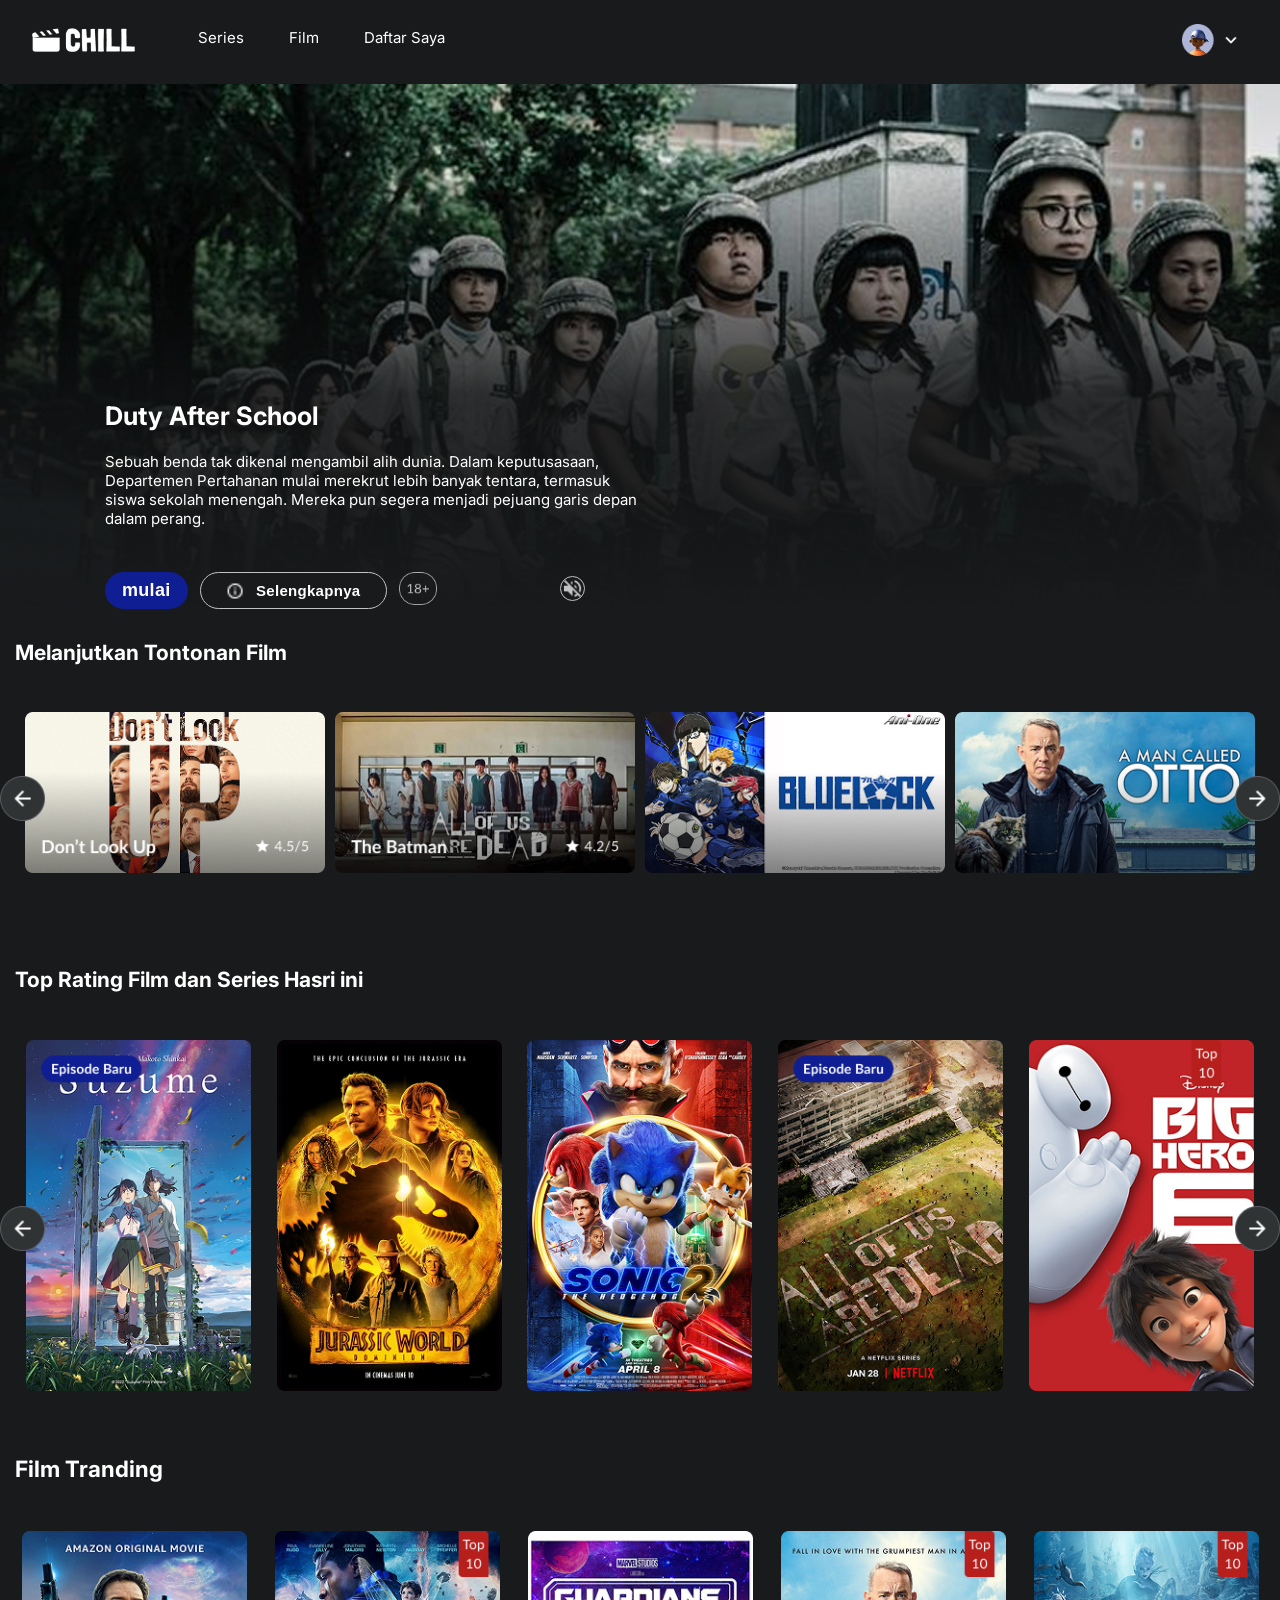
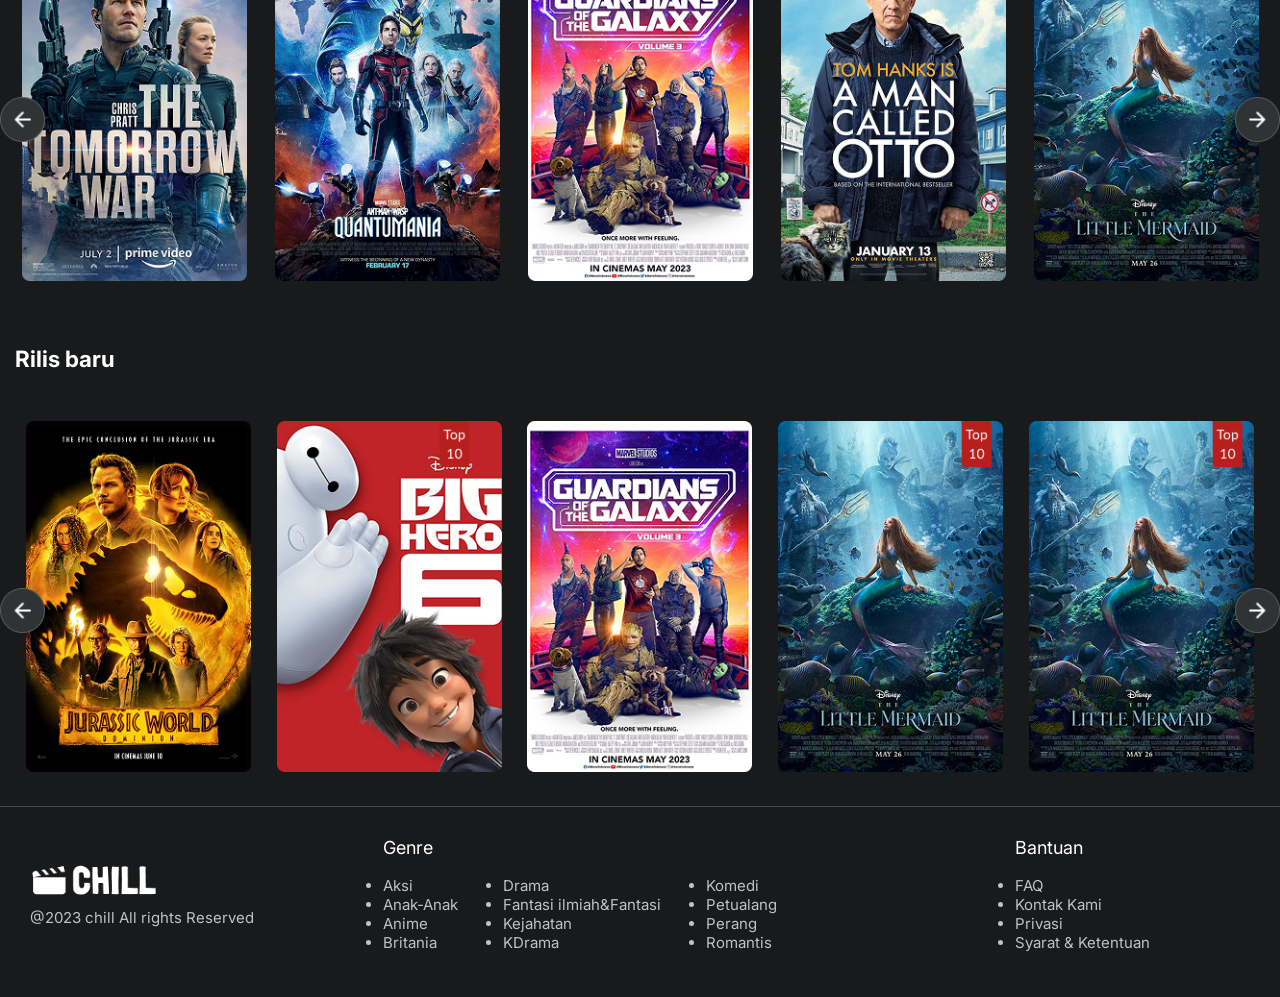
<file: beranda-chill/index.html>
<!doctype html>
<html lang="en">
  <head>
    <meta charset="UTF-8" />
    <meta name="viewport" content="width=device-width, initial-scale=1.0" />
    <title>Chill app</title>

    <link rel="preconnect" href="https://fonts.googleapis.com" />
    <link rel="preconnect" href="https://fonts.gstatic.com" crossorigin />
    <link
      href="https://fonts.googleapis.com/css2?family=Inter:ital,opsz,wght@0,14..32,100..900;1,14..32,100..900&family=Lato:ital,wght@0,100;0,300;0,400;0,700;0,900;1,100;1,300;1,400;1,700;1,900&display=swap"
      rel="stylesheet"
    />
    <link rel="shortcut icon" href="/icon.png" type="image/x-icon">
<!-- link css style -->
    <link rel="stylesheet" href="style.css" />
    <!-- link css card -->
    <link rel="stylesheet" href="/beranda-chill/card_film.css" />
    <!-- link responsiv css -->
    <link rel="stylesheet" href="/beranda-chill/responsiv.css" />

  
  </head>

  <body>
    <header class="">
      <nav>
        <!-- logo -->
        <div class="box-logo">
          <img
            class="logo-chill"
            src="/beranda-chill/img-beranda/Logo.png"
            alt="logo Chill"
            srcset=""
          />
        </div>

        <!-- list nav -->
        <div class="box-list">
          <ul class="list">
            <li>Series</li>
            <li>Film</li>
            <li>Daftar Saya</li>
          </ul>
        </div>
      </nav>

      <!-- profil -->
      <div class="box-profil">
        <img src="../beranda-chill/img-beranda/Avatar (1).png" alt="" />
      </div>
    </header>

    <!-- main -->
    <main>
      <!-- section hero -->
      <section class="container-hero">
        <div class="hero-film">
          <img src="../beranda-chill/img-beranda/section_hero.png" alt="" />
        </div>

        <div class="hero-description">
          <div class="hero-title">
            <h1>Duty After School</h1>
          </div>

          <div class="hero-paraf">
            <p>
              Sebuah benda tak dikenal mengambil alih dunia. Dalam keputusasaan,
              Departemen Pertahanan mulai merekrut lebih banyak tentara,
              termasuk siswa sekolah menengah. Mereka pun segera menjadi pejuang
              garis depan dalam perang.
            </p>
          </div>

          <div class="hero-button">
            <div class="box-button">
              <div>
                <button id="button-mulai">mulai</button>
              </div>

              <div>
                <button id="button-selengkapnya">
                  <img
                    src="../beranda-chill/img-beranda/information-outline.png"
                    alt=""
                  />
                  <span>Selengkapnya</span>
                </button>
              </div>

              <div>
                <img
                  class="image-category-age"
                  src="..//beranda-chill/img-beranda/category_age.png"
                  alt="category-age"
                />
              </div>
            </div>

            <div class="volume-setting">
              <img
                src="../beranda-chill/img-beranda/volume-off.png"
                alt=""
              />
            </div>
          </div>
        </div>

        <div></div>
      </section>

      <div class="container-card">
        <!-- section melanjutkan tontonan -->
        <section class="melanjutkan-tonton-film">
          <h2>Melanjutkan Tontonan Film</h2>

          <div class="card-film-tontonan">
            <div>
              <img src="./img-beranda/film1_melanjutkan_tontonan (3).png" alt="" />
            </div>
            <div>
              <img src="./img-beranda/film2_melanjutkan_tontonan (2).png" alt="" />
            </div>
            <div>
              <img src="./img-beranda/film3_melanjutkan_tontonan.png" alt="" />
            </div>
            <div>
              <img src="./img-beranda/film4_melanjutkan_tontonan.png" alt="" />
            </div>

            <div class="anak_panah">
              <div class="anak_panah_kiri">
                <img src="./img-beranda/anak_panah_kiri.png" alt="" />
              </div>
              <div class="anak_panah_kanan">
                <img src="./img-beranda/anak_panah_kanan.png" alt="" />
              </div>
            </div>
          </div>
        </section>

        <!-- top rating film -->
        <section class="top-rating-film">
          <h2>Top Rating Film dan Series Hasri ini</h2>

          <div class="card-film-top">
            <div><img src="img-beranda/film1_top.png" alt="" /></div>
            <div><img src="./img-beranda/film2_top.png" alt="" /></div>
            <div><img src="./img-beranda/film3_top.png" alt="" /></div>
            <div><img src="img-beranda/film4_top.png" alt="" /></div>
            <div><img src="./img-beranda/film5_top.png" alt="" /></div>

            <div class="anak_panah_groub">
              <div class="anak_panah_kiri">
                <img src="./img-beranda/anak_panah_kiri.png" alt="" />
              </div>
              <div class="anak_panah_kanan">
                <img src="./img-beranda/anak_panah_kanan.png" alt="" />
              </div>
            </div>
          </div>
        </section>

        <!-- section film tranding -->
        <section class="film-tranding">
          <h2>Film Tranding</h2>

          <div class="card-film-tranding">
            <div><img src="./img-beranda/img_card/film1_tranding.png" alt="" /></div>
            <div><img src="./img-beranda/img_card/film2.tranding.png" alt="" /></div>
            <div><img src="./img-beranda/img_card/film3_tranding.png" alt="" /></div>
            <div><img src="./img-beranda/img_card/film4_tranding.png" alt="" /></div>
            <div><img src="./img-beranda/img_card/film5_tranding.png" alt="" /></div>

            <div class="anak_panah_groub">
              <div class="anak_panah_kiri">
                <img src="./img-beranda/anak_panah_kiri.png" alt="" />
              </div>
              <div class="anak_panah_kanan">
                <img src="./img-beranda/anak_panah_kanan.png" alt="" />
              </div>
            </div>
          </div>
        </section>

        <!-- section film rilis -->
        <section class="film-rilis">
          <h2>Rilis baru</h2>

          <div class="card-film-rilis">
            <div><img src="./img-beranda/film2_top.png" alt="" /></div>
            <div><img src="./img-beranda/film5_top.png" alt="" /></div>
            <div><img src="./img-beranda/img_card/film3_tranding.png" alt="" /></div>
            <div><img src="./img-beranda/img_card/film5_tranding.png" alt="" /></div>
            <div><img src="./img-beranda/img_card/film5_tranding.png" alt="" /></div>

            <div class="anak_panah_groub">
              <div class="anak_panah_kiri">
                <img src="./img-beranda/anak_panah_kiri.png" alt="" />
              </div>
              <div class="anak_panah_kanan">
                <img src="./img-beranda/anak_panah_kanan.png" alt="" />
              </div>
            </div>
          </div>
        </section>
      </div>
    </main>

    <!-- footer -->
    <footer>
      <!-- hak cipta -->
      <div class="hak-cipta">
        <img src="./img-beranda/Logo.png" alt="" />
        <p>@2023 chill All rights Reserved</p>
      </div>

      <!-- genre -->
      <div class="genre">
        <p>Genre</p>
        <img src="./img-beranda/option-panah.png" alt="" />

        <div class="genre-list">
          <div>
            <ul>
              <li>Aksi</li>
              <li>Anak-Anak</li>
              <li>Anime</li>
              <li>Britania</li>
            </ul>
          </div>

          <div>
            <ul>
              <li>Drama</li>
              <li>Fantasi ilmiah&Fantasi</li>
              <li>Kejahatan</li>
              <li>KDrama</li>
            </ul>
          </div>

          <div>
            <ul>
              <li>Komedi</li>
              <li>Petualang</li>
              <li>Perang</li>
              <li>Romantis</li>
            </ul>
          </div>
        </div>
      </div>

      <!-- bantuan -->
      <div class="bantuan">
        <p>Bantuan</p>
        <img src="./img-beranda/option-panah.png" alt="" />

        <div class="bantuan-list">
          <ul>
            <li>FAQ</li>
            <li>Kontak Kami</li>
            <li>Privasi</li>
            <li>Syarat & Ketentuan</li>
          </ul>
        </div>
      </div>
    </footer>
  </body>
</html>
</file>
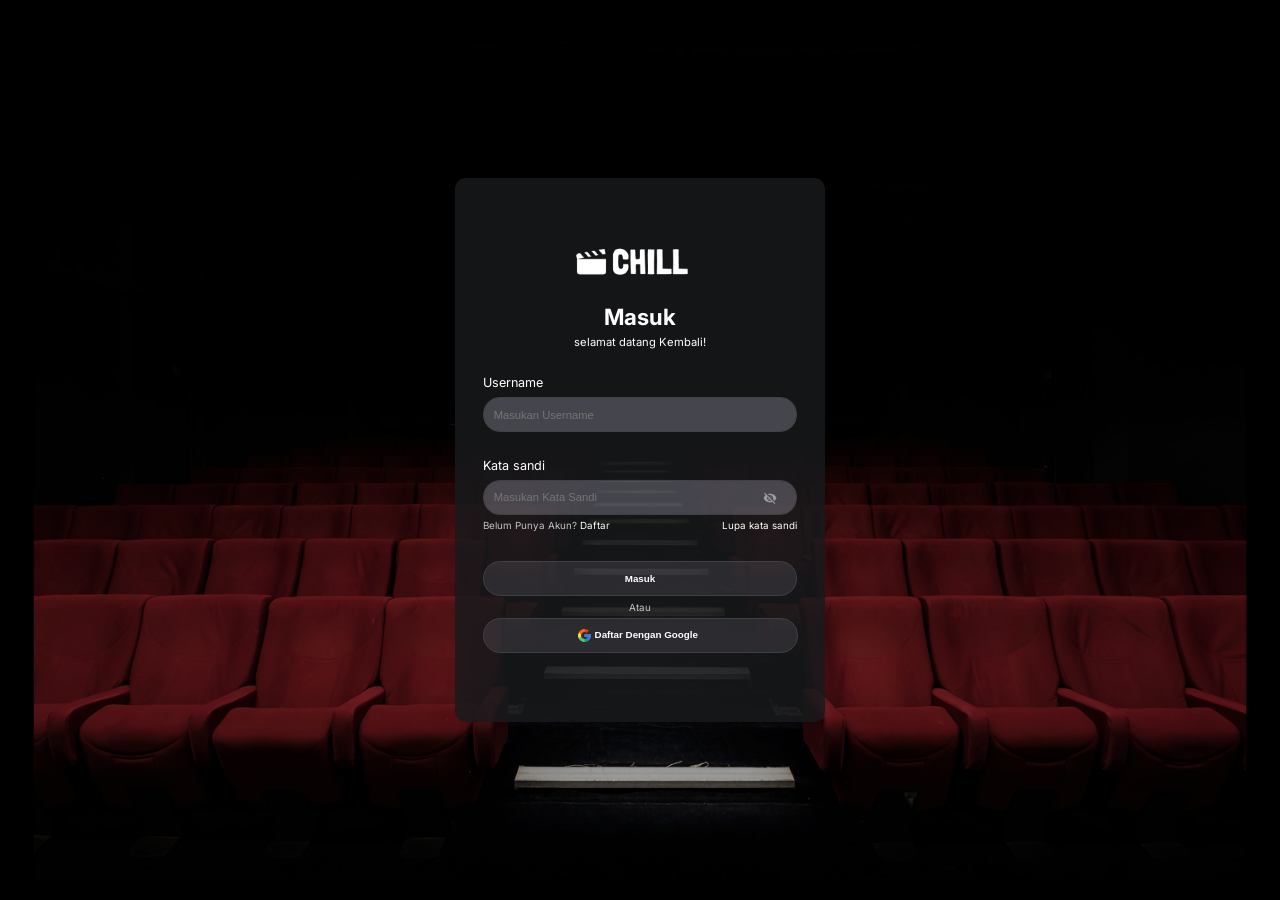
<file: masuk-chill/index.html>
<!DOCTYPE html>
<html lang="en">
<head>
    <meta charset="UTF-8">
    <meta name="viewport" content="width=device-width, initial-scale=1.0">
    <title>Chill app</title>

    <link rel="preconnect" href="https://fonts.googleapis.com">
    <link rel="preconnect" href="https://fonts.gstatic.com" crossorigin>
    <link 
        href="https://fonts.googleapis.com/css2?family=Inter:ital,opsz,wght@0,14..32,100..900;1,14..32,100..900&family=Lato:ital,wght@0,100;0,300;0,400;0,700;0,900;1,100;1,300;1,400;1,700;1,900&display=swap" 
        rel="stylesheet"
    >
  <link rel="shortcut icon" href="/icon.png" type="image/x-icon">
    <link rel="stylesheet" href="style.css">
</head>

<body>
    <main>
        <header>
            <!-- image logo -->
            <img src="/daftar-chill/daftar-img/Logo.png" alt="logo chill">

            <!-- judul and paraf -->
            <div>
                <h1>Masuk</h1>
                <p>selamat datang Kembali!</p>
            </div>
        </header>

        <!-- box form -->
        <form action="" method="post">
            
            <!-- input username -->
            <div class="box-username">
                <label for="username">Username</label>
                <input 
                    id="username" 
                    type="text" 
                    name="username"  
                    type="text" 
                    placeholder="Masukan Username"
                >
            </div>


            <!-- input password -->
         
            <div class="box-konfrmasi_password">
                <div>
                    <label for="password">Kata sandi</label>
                <input 
                    
                    type="password" 
                    name="password" 
                    placeholder="Masukan Kata Sandi">
                      
                     </div>
                     <img class="eye-off" src="../daftar-chill/daftar-img/eye-off.png" alt="">

                     <div class="condtional">
 <div class="list-daftar">
                        <p>
                           Belum Punya Akun?
                            <a id="masuk" href="../daftar-chill/index.html">Daftar</a>
                        </p>
                    </div>
                    <div class="list-Lupa_Password">
                        <a href="">Lupa kata sandi</a>
                    </div>
                     </div>
                     
                </div>
                
                
           

           

            <!-- box button -->
            <div class="box-button">

                <!-- button masuk -->
                <div>
                    <button class="button-masuk">Masuk</button>   
                </div>

                <div>
                    <p class="atau" >Atau</p> 
                </div>

                <!-- button masuk google -->
                <div class="box-masukan_google">
                    <button class="button-masuk_google">
                        <img src="/daftar-chill/daftar-img/logo_google.png" alt="">
                        <span>Daftar Dengan Google</span>
                    </button>  
                </div>

            </div>

        </form>
    </main>
</body>
</html>
</file>
<file: beranda-chill/style.css>
/* untuk card css dan responsiv ,terpisah  */


*{
  padding:0;
  margin-top:0;
  box-sizing:border-box;
}

html{
  font-size:10px;
}

body{
  margin:0;
  padding:0;
  width:100vw;
  height:auto;
  font-family:"Inter",sans-serif;
  background-color:#181A1C;
  color:#ffffff;
}
/* header */
header{
  display:flex;
  width:100vw;
  height:5.6rem;
  padding:0.6rem 2rem;
  align-items:center;
}

.logo-chill{
  width:7rem;
  height:auto;
}

nav{
  width:90vw;
  height:4.4rem;
  display:flex;
  gap:1.2rem;
  align-items:center;
  box-sizing:border-box;
}

.box-list{
  margin-top:0.5rem;
}

nav ul{
  list-style-type:none;
  display:flex;
  gap:1.2rem;
  font-style:bold;
  line-height:120%;
  font-size:1rem;
  
}

li{
  cursor:pointer;
  transition: all 0.2ms ease-in-out;
  
}

/* hover */
li:hover{
  font-size:1.1rem;
  color: #ffffff;
}

.box-profil img{
  width:4rem;
  height:auto;

}
.box-profil img:hover{
  padding: 0.3rem;
}
/* main */ 
/* note section card film terpisah dari file ini */
main{
  width:100vw;
  height:auto;
  display:flex;
  flex-direction:column;
}

/* section hero */
.container-hero{
  width:36rem;
  height:auto;
  position:relative;
}

/* image hero */
.hero-film img{
  width:100vw;
  height:auto;
  object-position:top;
  object-fit:contain;
}

/* description hero */
.hero-description{
  width:25rem;
  display:flex;
  flex-direction:column;
  position:absolute;
  margin-top:-10rem;
  margin-left:2rem;
  max-width:32rem;
  max-height:11.8rem;
  box-sizing:border-box;
}

/* hero title */
.hero-title h1{
  font-size:1.7rem;
  font-weight:700;
  font-style:bold;
}

/* hero paraf */
.hero-paraf p{
  width:26rem;
  font-size:1rem;
  height:4rem;
  overflow:scroll;
}

/* hero-button */
.hero-button{
  display:flex;
  justify-content:space-between;
  align-items:center;
}

/* box button */
.box-button{
  display:flex;
  gap:0.8rem;
  align-items:center;
}

.box-button button,img{
  cursor: pointer;
  transition: all 0.3ms ease-in-out;
  
}

.image-category-age:hover{
  padding: 0.1rem;
}
#button-mulai:hover{
  background-color: #C1C2C4;
  
}
#button-selengkapnya:hover{
  background-color: #C1C2C4;
  
}

/* buton muulai */
#button-mulai{
  width:5.5rem;
  height:2.5rem;
  border-radius:4.8rem;
  font-size:1.2rem;
  font-style:bold;
  font-weight:700;
  color:#ffffff;
  background-color:#0F1E93;
  letter-spacing:0.02rem;
  border:none;
  box-sizing:border-box;
}

/* button selengkapnya */
#button-selengkapnya{
  align-items:center;
  justify-content:center;
  display:flex;
  width:12.5rem;
  height:2.5rem;
  border-radius:4.8rem;
  font-size:1.2rem;
  font-style:bold;
  font-weight:700;
  color:#ffffff;
  background-color:#181A1C;
  letter-spacing:0.02rem;
  gap:0.8rem;
  padding:0.2rem 1.2rem 0.2rem 1.2rem;
  box-sizing:border-box;
  border:1px solid #C1C2C4;
}

#button-selengkapnya img{
  width:1.2rem;
  height:1.2rem;
}

#button-selengkapnya span{
  display:block;
  font-size:1rem;
}

.image-category-age{
  width:2.5rem;
  height:auto;
}

/* image volume setting */
.volume-setting img{
  width:1.7rem;
  height:auto;
  border:1px solid #C1C2C4;
  border-radius:1.9rem;
}

/* footer */
footer{
  width:100vw;
  height:auto;
  border-top:1px solid #E7E3FC3B;
  color:#ffffff;
  padding:2rem 2rem;
  display:flex;
  flex-direction:column;
}

.genre-list,.bantuan-list{
  display:none;
}
/* hak cipta */
.hak-cipta{
  flex-direction:column;
  width:100vw;
  height:auto;
  display:flex;
  gap:0.8rem;
}

.hak-cipta img{
  width:8.4rem;
  height:auto;
}

.hak-cipta p{
  font-size:1rem;
  line-height:120%;
  color:#C1C2C4;
}

/* option genre */
.genre{
  display:flex;
  font-size:1.2rem;
  width:90vw;
  height:auto;
  justify-content:space-between;
}

.genre img{
  width:auto;
  height:1.4rem;
 
}
 /* option bantuan */
.bantuan{
  display:flex;
  font-size:1.2rem;
  width:90vw;
  height:auto;
  justify-content:space-between;
}

.bantuan img{
  width:auto;
  height:1.4rem;
}
</file>
<file: beranda-chill/card_film.css>
/* section melanjutkan tontonan film */
.container-card{
    width: 100vw;
    height: auto;
}

.container-card img{
  transition: all 0.7ms ease-in-out;
  cursor: pointer;
  
}

.container-card img:hover{
    padding: 0.2rem;
 
}
.melanjutkan-tonton-film{

  width:100%;
height: auto;
padding: 2rem 1rem;

}

.melanjutkan-tonton-film h2{
    font-size: 1.4rem;
    line-height: 120%;
    font-style: bold;
}
.card-film-tontonan{
       overflow: auto;
    display: flex;
   
 
   justify-content: space-evenly;
  
}
.card-film-tontonan img {
    width: 36rem;
    height: auto;
    margin-top:2rem;
    position: relative;
}

/* box anak panah */
.anak_panah{
   width: 100vw;
    padding:0;
  margin-top: 5%;
    position:absolute;
    display: flex;
    justify-content: space-between;

}
.anak_panah img{
    width:3rem ;
    height: auto;
}
.anak_panah,.anak_panah_groub img{
  
    height: auto;
    display: none;
}




/*section top rating film */

.top-rating-film{
    width:100%;
height: auto;
padding: 2rem 1rem;
margin-top: 2rem;
}

.top-rating-film h2{
   font-size: 1.4rem;
    line-height: 120%;
    font-style: bold;   


}

.card-film-top{
       overflow: auto;
    display: flex;
    gap: 1rem;
    justify-content:space-evenly;
}

.card-film-top img {
    width:9.5rem;
    height: auto;
    margin-top:2rem;
    position: relative;
}


/* section film Rilis terbaru */
.film-rilis{
    width:100%;
height: auto;
padding: 2rem 1rem;
}

.card-film-rilis h2{
   font-size: 1.4rem;
    line-height: 120%;
    font-style: bold;   


}

.card-film-rilis{
       overflow: auto;
    display: flex;
    gap: 1rem;
    justify-content: space-evenly;
}

.card-film-rilis img {
    width:9.5rem;
    height: auto;
    margin-top:2rem;
    position: relative;
}

/* section film tranding */
.film-tranding{
    width:100%;
height: auto;
padding: 2rem 1rem;
}

.card-film-tranding h2{
   font-size: 1.4rem;
    line-height: 120%;
    font-style: bold;   


}

.card-film-tranding{
       overflow: auto;
    display: flex;
    gap: 1rem;
    justify-content: space-around;
}

.card-film-tranding img {
    width:9.5rem;
    height: auto;
    margin-top:2rem;
    position: relative;
}
</file>
<file: beranda-chill/responsiv.css>
@media screen and (min-width:400px){
  html{
    font-size:11px;
  }
}

@media screen and (min-width:640px){
  html{
    font-size:13px;
  }
}

@media screen and (min-width:786px){
  html{
    font-size:15px;
  }

  nav ul{
    gap:3rem;
    margin-left: 3rem;
  }

  .hero-description{
    width:50rem;
    margin-top:-14rem;
    margin-left:7rem;
  }

  .hero-paraf p{
    width:36rem;
    height:7rem;
    overflow:auto;
  }

  .card-film-tontonan img{
    width:20rem;
  }

  .card-film-top img{
    width:15rem;
  }

  .card-film-tranding img{
    width:15rem;
  }

  .card-film-rilis img{
    width:15rem;
  }

  .anak_panah{
    display:flex;
  }

  .anak_panah img{
    display:block;
    width:3rem;
  }

  .anak_panah_groub img{
    display:block;
    width:3rem;
  }

  .anak_panah_groub{
    width:100vw;
    margin-top:13%;
    position:absolute;
    display:flex;
    justify-content:space-between;
  }

  footer{
    display:flex;
    flex-direction:row;
    justify-content:space-between;
    align-items:center;
  }

  .hak-cipta{
    width:30vw;
  }

  .genre{
    display:flex;
    flex-direction:column;
    justify-content:start;
    width:50vw;
  }

  .genre-list{
    display:flex;
    width:fit-content;
    gap:3rem;
    color:#C1C2C4;
    font-size:1rem;
  }

  .bantuan{
    flex-direction:column;
    justify-content:start;
    width:20vw;
    margin-left:3rem;
  }

  .bantuan-list{
    display:block;
    flex-direction:column;
    color:#C1C2C4;
    font-size:1rem;
  }

  .bantuan img{
    display:none;
  }

  .genre img{
    display:none;
  }
}
</file>
<file: masuk-chill/style.css>
*{
    padding: 0;
    margin: 0;
    box-sizing: border-box;
     
    
}
html{
    font-size: 10px;
}


body{
   /* Pastikan dasarnya hitam */
   max-width: 100%;
   height:100vh ;
  background-image:url("/daftar-chill/daftar-img/Untitled.png") ; 
    font-family: "Inter", sans-serif;
  background-color:black;
  background-size:cover;
  background-position: center;
  background-repeat: no-repeat;
  color:#FFFFFF;
 display: flex;
 justify-content: center;
 align-items:center;

}

/* container */
main{
   background-color: rgba(24, 26, 28, 0.84);
   width: 52.9rem;
   height: 77.8rem;
   padding: 4rem 4rem;
   display: flex;
   flex-direction: column;
   align-items: center;
   justify-content: center;
   box-sizing:border-box;
   border-radius:1.6rem;
   gap: 3.7rem;

   
}

/* headear (logo,h1,p) */
header{
    display: flex;
    flex-direction: column;
    text-align: center;
   gap: 3.7rem;
  
   
}
header>img{
    width: 16.3rem;
    height: 4.4rem;
    background-size: cover;
}

h1{
  
    font-size: 3.2rem;
    font-weight: bold;
    margin-bottom:0.8rem;
}
header p{
    font-size: 1.6rem;
}



/* form(input-username,input-password,daftar-akun,masuk-google) */
form{
   
  
display: flex;
flex-direction: column;

    align-items: center;
 gap: 3.7rem;
}

/* element label */
label{
    font-size: 1.8rem;
    display: block;
    margin-bottom: 1rem;
   
}

/* element input */
input{
    font-size: 1.6rem;
    width:44.9rem;
    height:5rem;
    border-radius: 2.4rem;
    background-color: rgba(231, 227, 252, 0.23);
    border: 1px solid #3D4142;
    box-sizing:border-box;
    padding:2rem 1.4rem ;
   cursor: pointer;
}

input:hover{
    border: 1px solid #FFFFFF;
    padding: 1rem;
}


.password-list{
    position:relative;
    z-index: 0;
}
.eye-off{
    position: absolute;
    height: 2rem;
    width: 2rem;
  margin-top: -3.4rem;
  margin-left:40rem;


    z-index:1;

} 


/* box conditional */
.condtional{
    display: flex;
    justify-content: space-between;
      margin-top: 0.7rem;
}

/* daftar-list */
.list-daftar{
 
    font-size: 1.4rem;
    
  
   
  
height: 2.2rem;
 color: #C1C2C4;
}



/* element a (link) */
.condtional a{
    font-size: 1.4rem;
    color: #FFFFFF;
   text-decoration: none;
}
a:hover{
   color: #C1C2C4;
}






/* box-button */
.box-button{
    width: 44.9rem;
    height:13.3rem ;
    display: flex;
    flex-direction: column;
    align-items: center;
    gap: 0.8rem;
    color: #C1C2C4;
 
}
button:hover{
    background-color:rgba(231, 227, 252, 0.23);
    border: 1px solid #FFFFFF;
    
}
button:focus{
    background-color: #C1C2C4;
  color: #3D4142;
border: 1.5px solid #161919;
}

/* .button masuk */
.button-masuk{
    font-size: 1.4rem;
   width: 44.9rem;
   height: 5rem;
   border-radius: 2.4rem;
    background-color:rgba(231, 227, 252, 0.1);
   color:#FFFFFF;
   font-weight: bold;
   box-sizing: border-box;
   border: 1px solid #3D4142;
  cursor: pointer;
}
/* elemnt p(atau) */
.atau{
    font-size: 1.4rem;
}


/* button masuk google */
.button-masuk_google{
    border: 1px solid #3D4142;
    color: #FFFFFF;
  cursor: pointer;
    background-color:rgba(231, 227, 252, 0.1);
    padding: 1.4rem 1.4rem;
    width: 45rem;
    height: 5rem;
    border-radius: 2.4rem;
    box-sizing: border-box;
   font-weight: bold;
display: flex;
justify-content: center;

}


/*img button */
.button-masuk_google >img{
    width: 1.8rem;
    height: 1.8rem

   /* span button */
    
}
.button-masuk_google >span{
    display: block;
    width: 15.9rem;
    height: 2.2rem;
    font-size: 1.4rem;
    
   
}





/* responsive */


/* responsiv md */
@media screen and (max-width:1280px) {
   html{
    font-size: 7px;
  
   }
}
@media screen and (max-width:768px) {
   html{
    font-size: 7px;
  
   }
    
}

/* responsiv sm */
@media screen and (max-width:640px) {
   html{
   font-size: 5px;
  
   }
   
}
    
/* responsiv untuk mobile */
@media screen and (max-width:361px) {
 
 

   main{
   width: 306px;
   height: 452px;
   border-radius:16px ;
   gap: 20px;
   padding: 24px 24px;
  
}
header{
    
   
    gap: 15px;
  
}
header>img{
    width: 94px;
    height: 24px;

}

header h1{
    font-size: 18px;
    margin-bottom: 4px;
    
}

header p{
    font-size: 10px;
}


form{
gap: 20px;
}
   input{
   width: 258px;
   height: 28px;
   font-size: 10px;
   border-radius:12px ;
   
}
.eye-off{
    margin-left: 230px;
}

label{
    font-size: 10px;
}

.daftar-list{
    font-size: 8px;

}

#masuk{
    font-size: 8px;
}


.atau{
    font-size: 9px;
}
.button-masuk,.button-masuk_google{
    width: 258px;
    height: 30px;
    border-radius: 14px;
    font-size: 10px;
    padding: 7px ;
   
}
.box-button{
    margin-top: 20px;
}
   .button-masuk_google span{
font-size: 10px;
width: max-content;
   } 
.button-masuk_google img{
    width: 11px;
   height: 12px;
   margin-right: 10px
   ;
}
}
</file>
